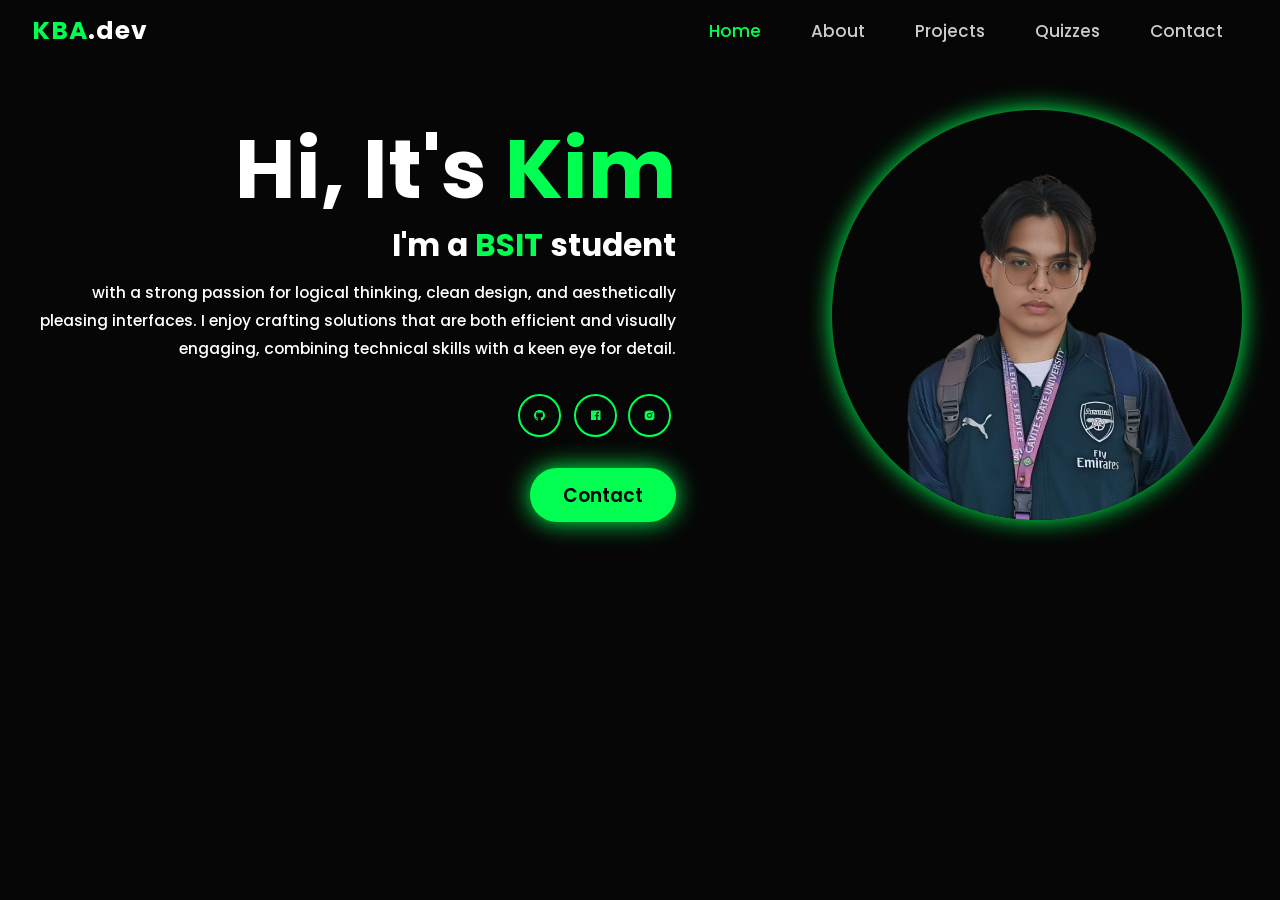
<file: index.html>
<!DOCTYPE html>
<html lang="en">
  <head>
    <meta charset="UTF-8" />
    <meta http-equiv="X-UA-Compatible" content="IE=edge" />
    <meta name="viewport" content="width=device-width, initial-scale=1.0" />
    <title>My Web Portfolio</title>
    <link rel="icon" href="images/logo.png"/>
    <link rel="stylesheet" href="style.css" />
    <link
      rel="stylesheet"
      href="https://unpkg.com/boxicons@latest/css/boxicons.min.css"
    />
    <link rel="stylesheet" href="https://unpkg.com/boxicons@2.1.4/css/boxicons.min.css">
    <link rel="preconnect" href="https://fonts.googleapis.com" />
    <link rel="preconnect" href="https://fonts.gstatic.com" crossorigin />
    <link
      href="https://fonts.googleapis.com/css2?family=Poppins&display=swap"
      rel="stylesheet"
    />
  </head>
  <body>
    <header>
      <a href="#" class="logo"><span>KBA</span>.dev</a>
      <ul class="navlist">
        <li><a href="index.html" class="active">Home</a></li>
        <li><a href="about.html">About</a></li>
        <li><a href="projects.html">Projects</a></li>
        <li><a href="quizzes.html">Quizzes</a></li>
        <li><a href="contact.html">Contact</a></li>
      </ul>
      <div class="bx bx-menu" id="menu-icon"></div>
    </header>

    <!--HOME-->
    <section class="home" id="home">

       <div class="home-content">
        <h1>Hi, It's <span>Kim</span></h1>
        <h3>I'm a <span>BSIT</span> student</h3>
        <p>with a strong passion for logical thinking, clean design, and aesthetically pleasing interfaces. 
          I enjoy crafting solutions that are both efficient and visually engaging, combining technical skills with a keen eye for detail.</p>
          <div class="social-icons">
            <a href="https://github.com/kimbernard" target="_blank">
              <i class="bx bxl-github"></i>
            </a>
            <a href="https://www.facebook.com/itskbb28" target="_blank"">
              <i class='bx bxl-facebook-square'></i>
            <a href="https://www.instagram.com/kb_antonio/" target="_blank">
              <i class="bx bxl-instagram-alt"></i>
            </a> 
       </div>

       <div class="btn-group">
        <a href="contact.html" class="btn">Contact</a>
       </div>

      </div>

      <div class="home-img">
        <img src="images/me-home-img.png" alt="Me">
      </div>
    </section>
    <script type="text/javascript" src="vanilla-tilt.js"></script>
  </body>
</html>
</file>
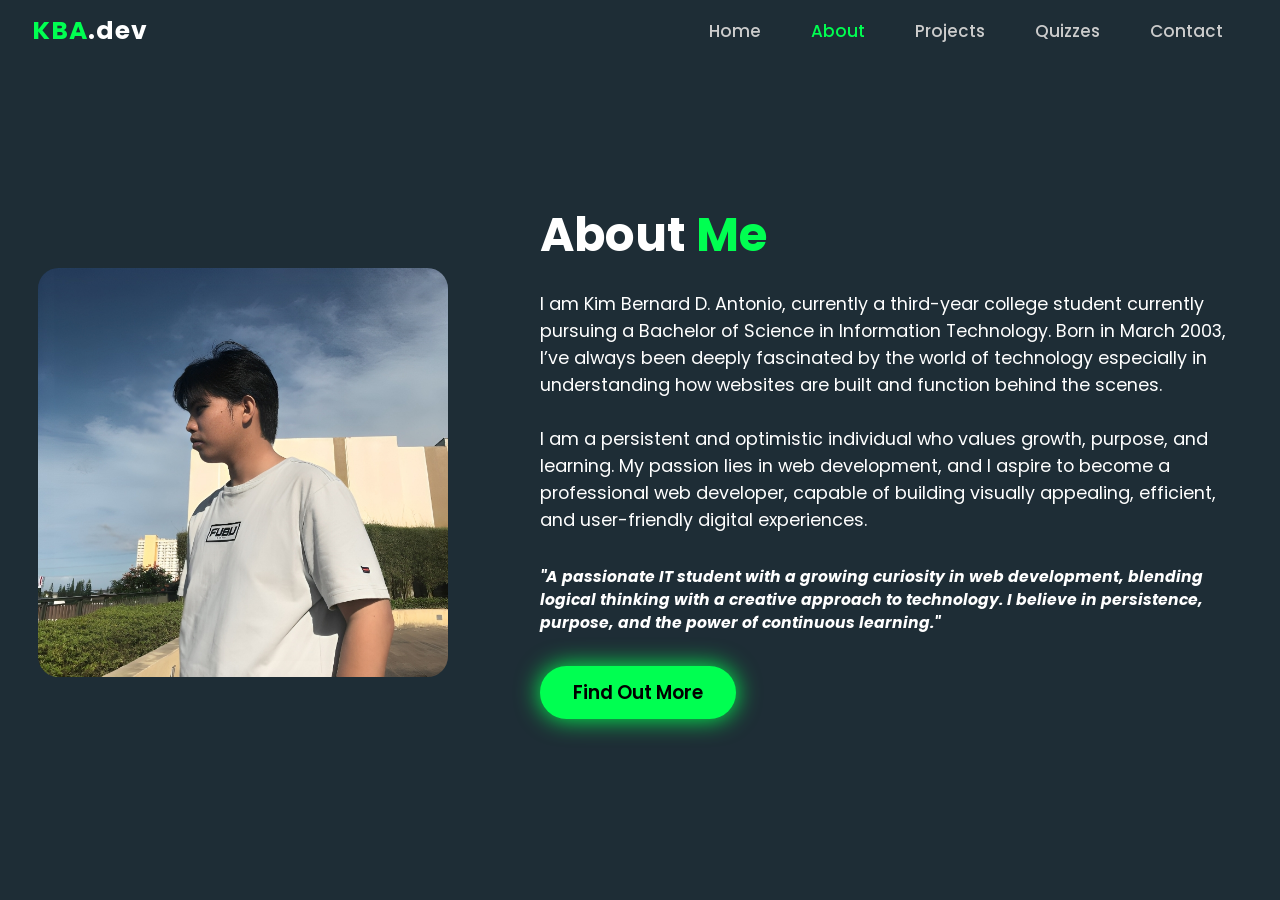
<file: about.html>
<!DOCTYPE html>
<html lang="en">
<head>
    <meta charset="UTF-8">
    <meta name="viewport" content="width=device-width, initial-scale=1.0">
    <title>About</title>
    <link rel="icon" href="images/logo.png"/>
    <link rel="stylesheet" href="style.css" />
    <link
      rel="stylesheet"
      href="https://unpkg.com/boxicons@latest/css/boxicons.min.css"
    />
    <link rel="preconnect" href="https://fonts.googleapis.com" />
    <link rel="preconnect" href="https://fonts.gstatic.com" crossorigin />
    <link
      href="https://fonts.googleapis.com/css2?family=Poppins&display=swap"
      rel="stylesheet"
    />
</head>
<body>
    <header>
        <a href="#" class="logo"><span>KBA</span>.dev</a>
        <ul class="navlist">
          <li><a href="index.html">Home</a></li>
          <li><a href="about.html" class="active">About</a></li>
          <li><a href="projects.html">Projects</a></li>
          <li><a href="quizzes.html">Quizzes</a></li>
          <li><a href="#contact">Contact</a></li>
        </ul>
        <div class="bx bx-menu" id="menu-icon"></div>
      </header>

    <section class="about" id="about">
    <div class="about-img">
        <img src="about/me-about-img.png" alt="me" />
      </div>

      <div class="about-content">
        <h2>About <span>Me</span></h2>
        <p>
          I am Kim Bernard D. Antonio, currently a third-year college student currently pursuing a Bachelor of Science in Information Technology. 
          Born in March 2003, I’ve always been deeply fascinated by the world of technology especially in understanding how websites are built and function behind the scenes.
          <br><br>
          I am a persistent and optimistic individual who values growth, purpose, and learning. My passion lies in web development, 
          and I aspire to become a professional web developer, capable of building visually appealing, efficient, and user-friendly digital experiences.
        </p>
        <br><br>
        <h1><i>"A passionate IT student with a growing curiosity in web development, blending logical thinking with a creative approach to technology. I believe in persistence, purpose, and the power of continuous learning."</i></h1>
        <a href="resume.html" class="btn">Find Out More</a>
      </div>
    </section>
      <script type="text/javascript" src="vanilla-tilt.js"></script>
</body>
</html>
</file>
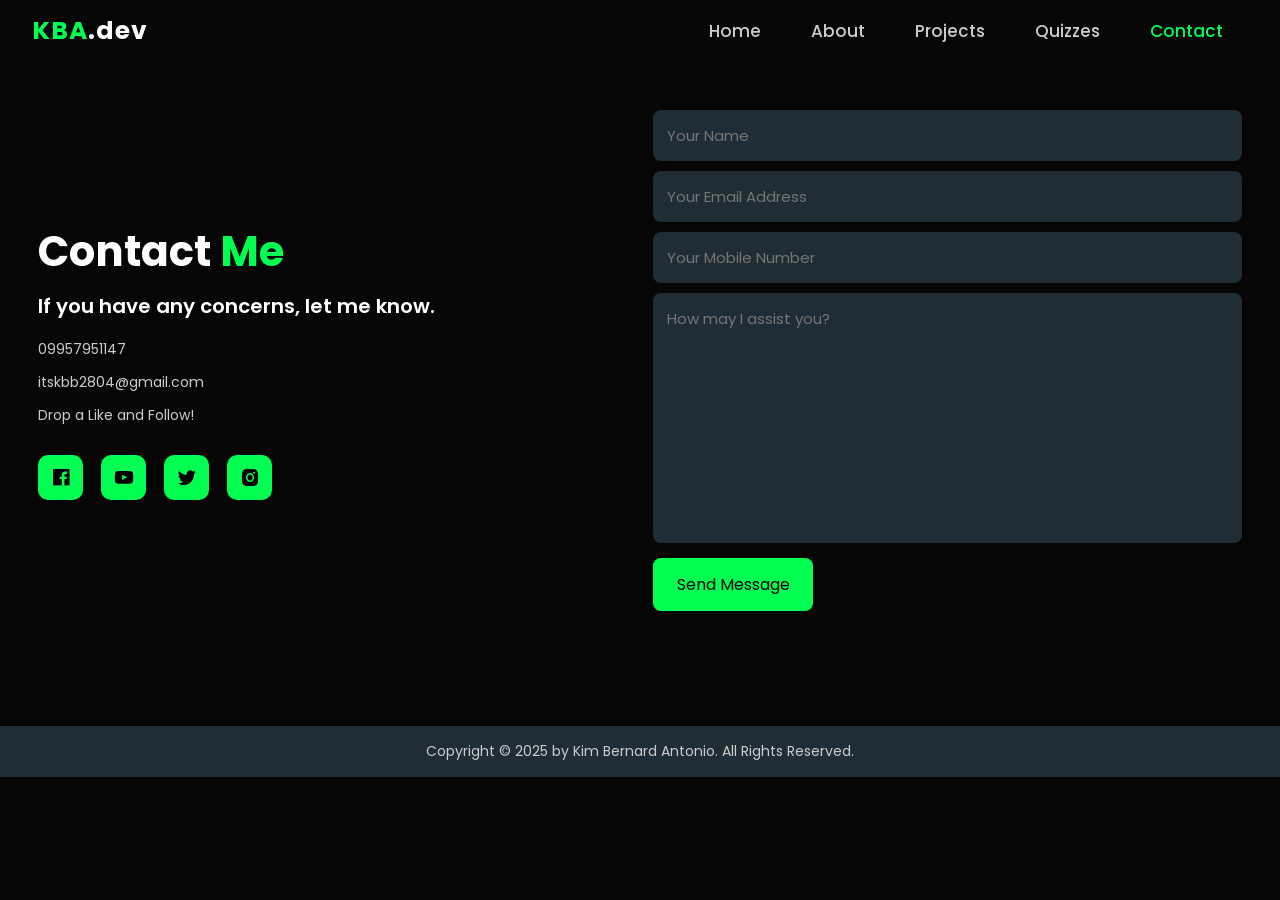
<file: contact.html>
<!DOCTYPE html>
<html lang="en">
<head>
    <meta charset="UTF-8">
    <meta name="viewport" content="width=device-width, initial-scale=1.0">
    <title>Contact</title>
    <link rel="icon" href="images/logo.png"/>
    <link rel="stylesheet" href="style.css" />
    <link
      rel="stylesheet"
      href="https://unpkg.com/boxicons@latest/css/boxicons.min.css"
    />
    <link rel="preconnect" href="https://fonts.googleapis.com" />
    <link rel="preconnect" href="https://fonts.gstatic.com" crossorigin />
    <link
      href="https://fonts.googleapis.com/css2?family=Poppins&display=swap"
      rel="stylesheet"
    />
</head>
<body>
    <header>
        <a href="#" class="logo"><span>KBA</span>.dev</a>
        <ul class="navlist">
          <li><a href="index.html">Home</a></li>
          <li><a href="about.html">About</a></li>
          <li><a href="projects.html">Projects</a></li>
          <li><a href="quizzes.html">Quizzes</a></li>
          <li><a href="contact.html" class="active">Contact</a></li>
        </ul>
        <div class="bx bx-menu" id="menu-icon"></div>
      </header>

      <section class="contact" id="contact">
        <div class="contact-text">
          <h2 style="font-size: 4rem;">Contact <span>Me</span></h2>
          <h4>If you have any concerns, let me know.</h4>
          <div class="list">
            <li><a href="#">09957951147</a></li>
            <li><a href="#">itskbb2804@gmail.com</a></li>
            <li><a href="#">Drop a Like and Follow!</a></li>
          </div>
  
          <div class="contact-icon">
            <a href="https://www.facebook.com/itskbb28" target="_blank"
              ><i class="bx bxl-facebook-square"></i
            ></a>
            <a
              href="https://www.youtube.com/channel/UCw8l51o9AVmVrqdmzfswZFg"
              target="_blank"
              ><i class="bx bxl-youtube"></i
            ></a>
            <a href="https://twitter.com/kimbernarddd" target="_blank"
              ><i class="bx bxl-twitter"></i
            ></a>
            <a href="https://www.instagram.com/kb_antonio/" target="_blank"
              ><i class="bx bxl-instagram-alt"></i
            ></a>
          </div>
        </div>
  
        <div class="contact-form">
          <form action="">
            <input type="name" placeholder="Your Name" required />
            <input type="email" placeholder="Your Email Address" required />
            <input type="" placeholder="Your Mobile Number" required />
            <textarea
              name=""
              id=""
              cols="35"
              rows="10"
              placeholder="How may I assist you?"
              required
            ></textarea>
            <input type="submit" value="Send Message" class="submit" required />
          </form>
        </div>
      </section>
  
      <!--END-->
      <section class="end">
        <div class="last-text">
          <p>Copyright © 2025 by Kim Bernard Antonio. All Rights Reserved.</p>
        </div>
      </section>
      <script type="text/javascript" src="vanilla-tilt.js"></script>
</body>
</html>
</file>
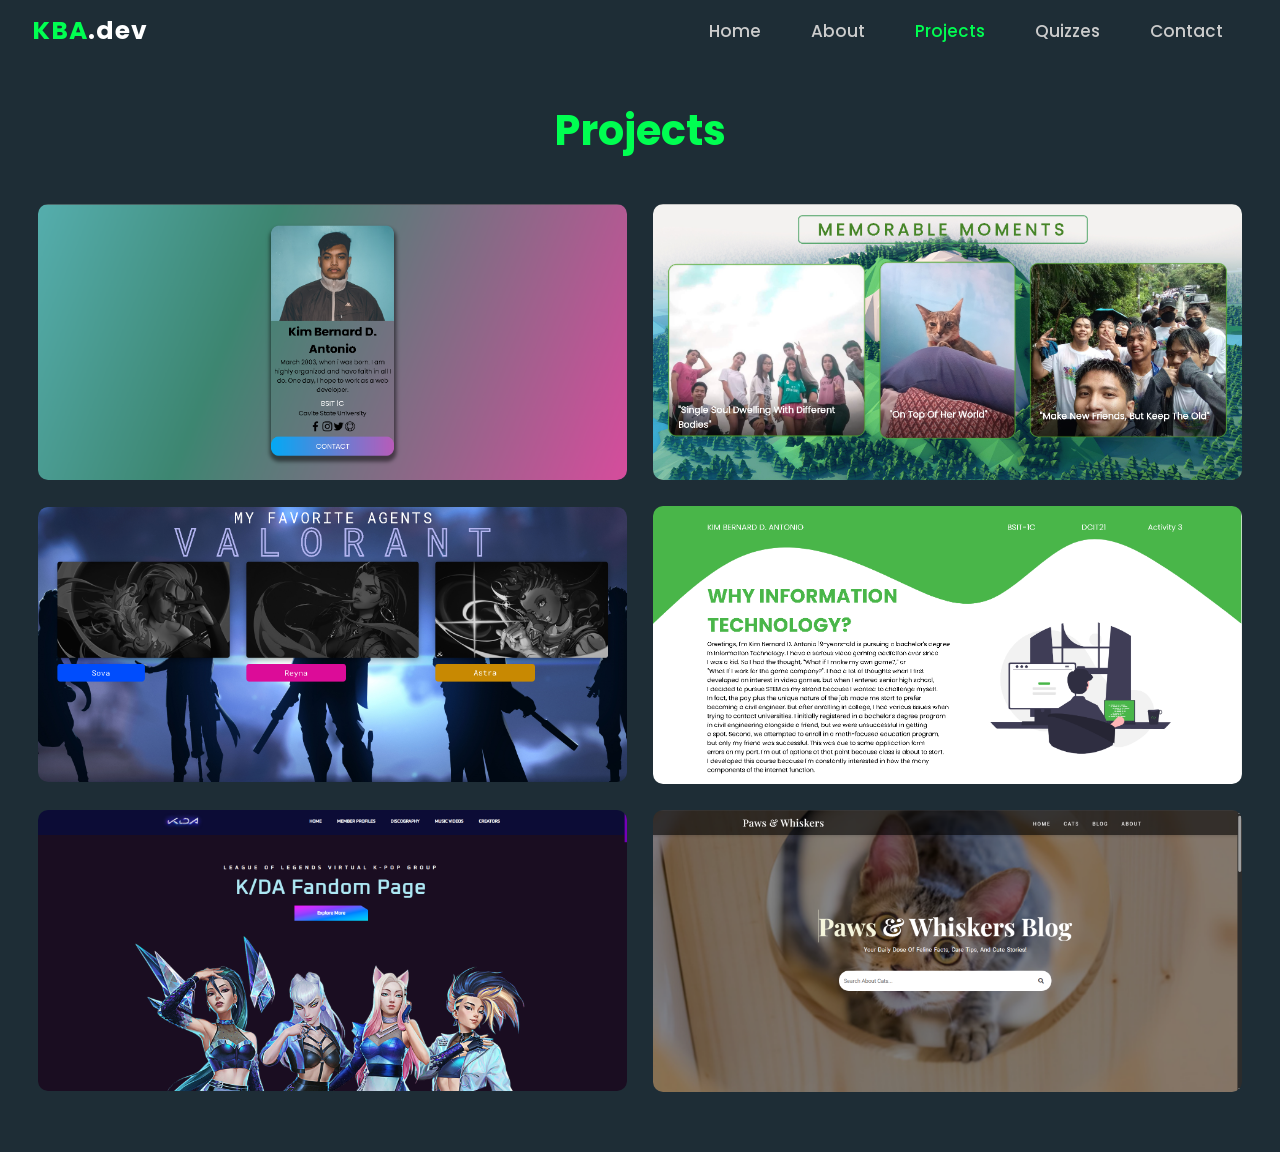
<file: projects.html>
<!DOCTYPE html>
<html lang="en">
<head>
    <meta charset="UTF-8">
    <meta name="viewport" content="width=device-width, initial-scale=1.0">
    <title>Projects</title>
    <link rel="icon" href="images/logo.png"/>
    <link rel="stylesheet" href="style.css" />
    <link
      rel="stylesheet"
      href="https://unpkg.com/boxicons@latest/css/boxicons.min.css"
    />
    <link rel="preconnect" href="https://fonts.googleapis.com" />
    <link rel="preconnect" href="https://fonts.gstatic.com" crossorigin />
    <link
      href="https://fonts.googleapis.com/css2?family=Poppins&display=swap"
      rel="stylesheet"
    />
</head>
<body>
    <header>
        <a href="#" class="logo"><span>KBA</span>.dev</a>
        <ul class="navlist">
          <li><a href="index.html">Home</a></li>
          <li><a href="about.html">About</a></li>
          <li><a href="projects.html" class="active">Projects</a></li>
          <li><a href="quizzes.html">Quizzes</a></li>
          <li><a href="contact.html">Contact</a></li>
        </ul>
        <div class="bx bx-menu" id="menu-icon"></div>
      </header>

      <section class="portfolio" id="portfolio">
        <div class="main-text">
          <h2 style="font-size: 4rem;"><span>Projects</span></h2>
        </div>
  
        <div class="portfolio-content">
          <div class="row">
            <img src="projects/profilecard.png" alt="pfc" />
            <div class="layer">
              <h5>Profile Card</h5>
              <p>
                This activity is part of our introduction to computing course. I
                developed this style and these principles because I also enjoy
                brightly colored design, but I've come to know that simplicity is
                often more attractive.
              </p>
            </div>
          </div>
  
          <div class="row">
            <img src="projects/desc.png" alt="desc" />
            <div class="layer">
              <h5>Photo Description</h5>
              <p>
                When you hover over the image, the description for this particular
                photo will appear. I developed this concept in an effort to better
                integrate the background or theme of my images.
              </p>
            </div>
          </div>
  
          <div class="row">
            <img src="projects/skill.png" alt="sb" />
            <div class="layer">
              <h5>Skill Bar</h5>
              <p>
                This project of mine is one of my favorites since I believe it
                shows some improvement in my designing abilities, but I'm also
                quite happy with the great grade I received. When you hover over
                an agent's name, their statistics are displayed.
              </p>
            </div>
          </div>
  
          <div class="row">
            <img src="projects/webpage.png" alt="web" />
            <div class="layer">
              <h5>Basic Web Page</h5>
              <p>
                This project is the first thing we have ever created, and I came
                up with this theme and design since I believe it to be less simple
                but that it still needs some elements.
              </p>
            </div>
          </div>

          <div class="row">
            <img src="projects/fandompage.png" alt="web" />
            <div class="layer">
              <h5>Fandom Page</h5>
              <p>
                This project was created as part of my exploration into blending web design with fandom culture. 
                I chose K/DA for its unique mix of music, gaming, and style. 
                Through this design, I aimed to capture the group's futuristic and vibrant aesthetic while keeping the layout simple and engaging for fans.
              </p>
            </div>
          </div>

          <div class="row">
            <img src="projects/blogsite.png" alt="web" />
            <div class="layer">
              <h5>Blogsite</h5>
              <p>
                This blog was created as a space to share my love for cats and web design. 
                It reflects my passion for building clean and visually engaging websites while celebrating the charm and curiosity of our feline friends. 
                Through this, I’ve learned that even the simplest designs can leave a lasting impression.
              </p>
            </div>
          </div>
        </div>
        </div>
      </section>
    <script type="text/javascript" src="vanilla-tilt.js"></script>
</body>
</html>
</file>
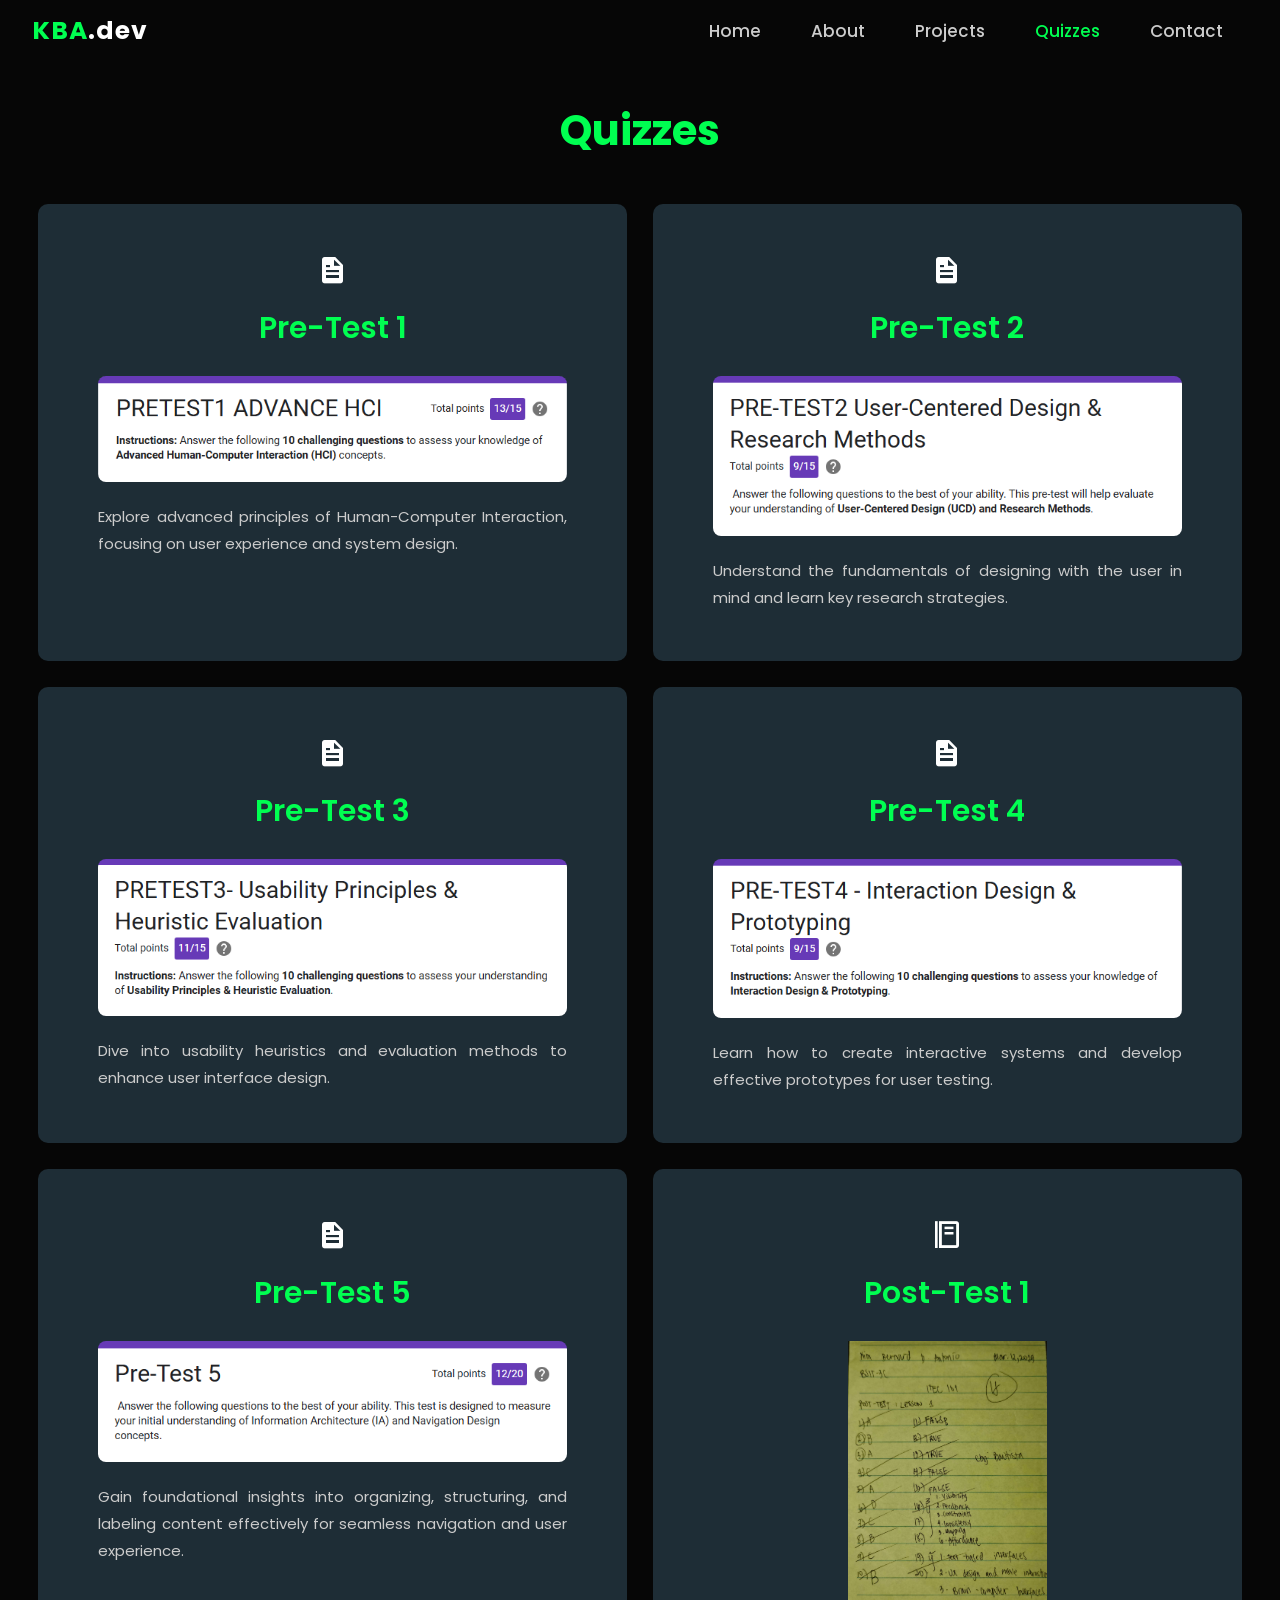
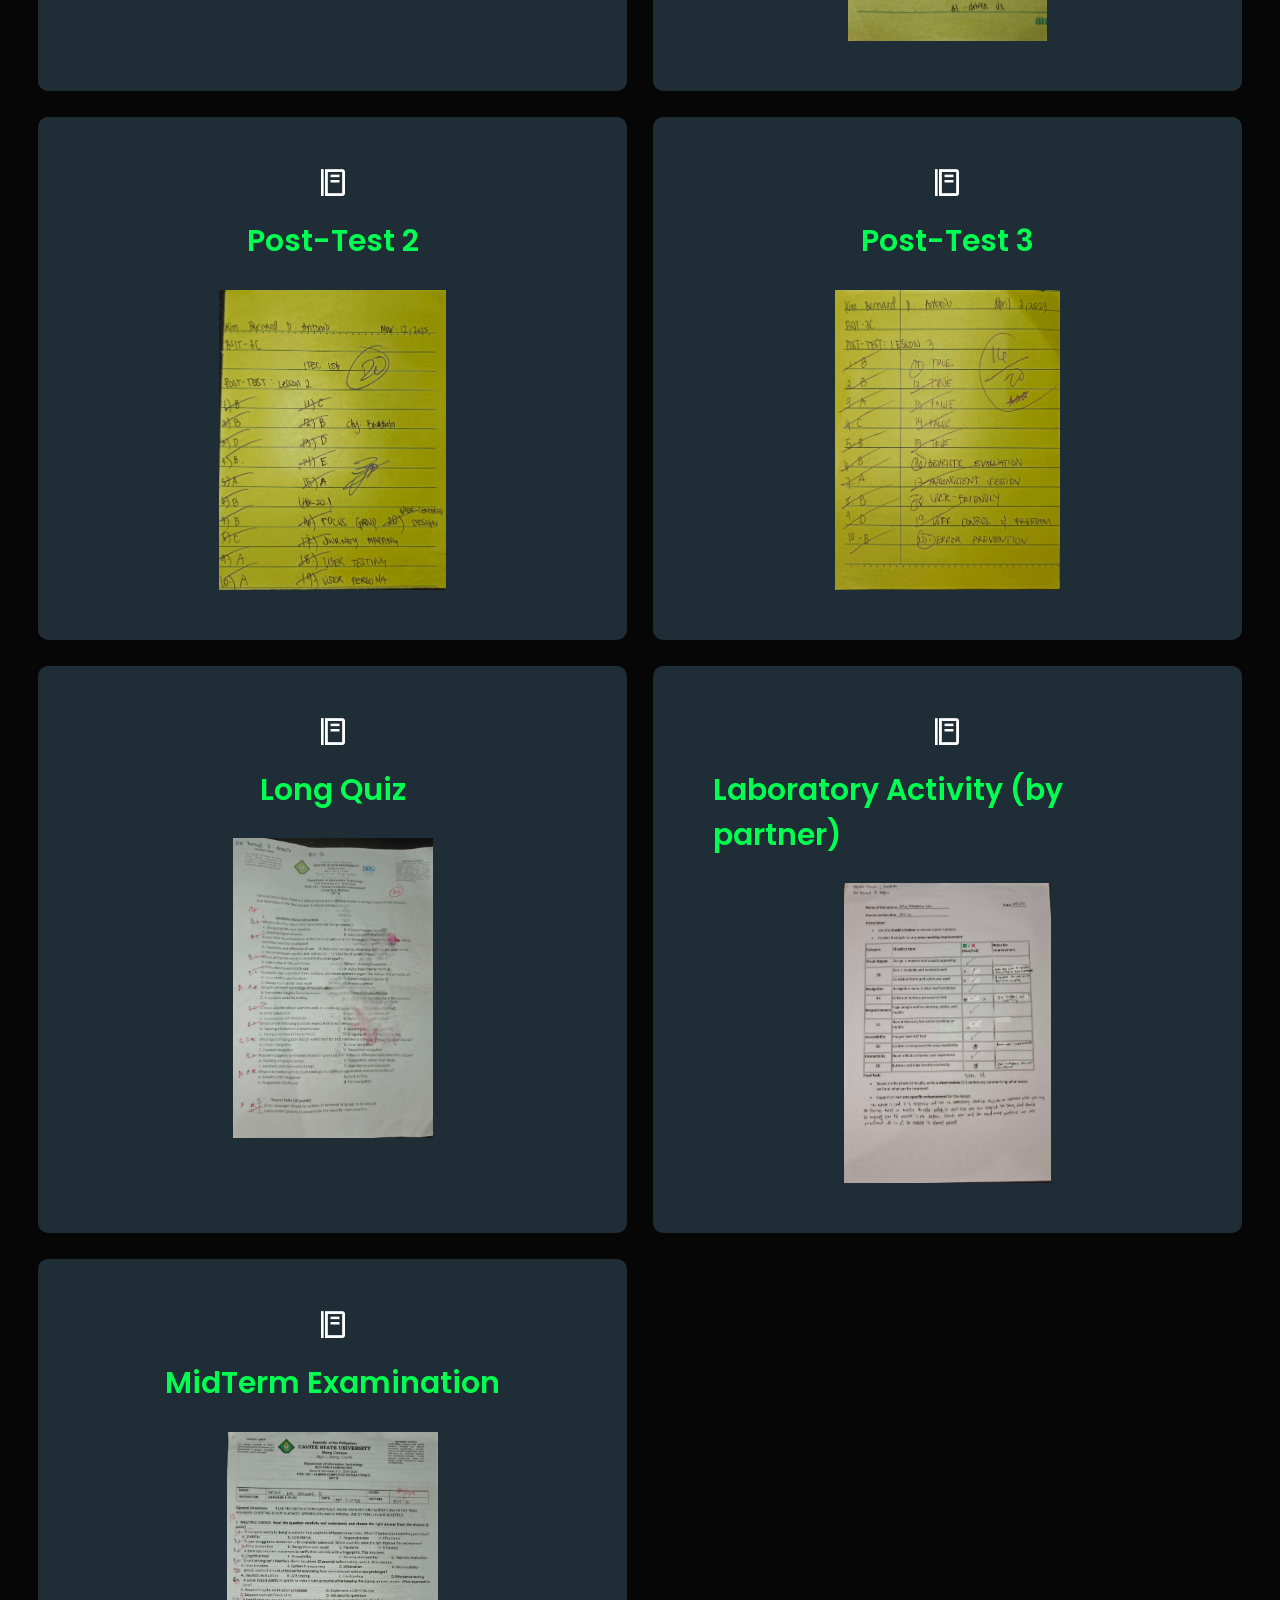
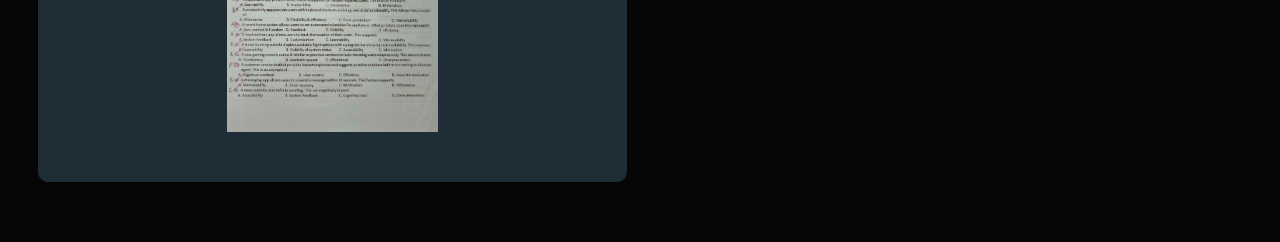
<file: quizzes.html>
<!DOCTYPE html>
<html lang="en">
<head>
    <meta charset="UTF-8">
    <meta name="viewport" content="width=device-width, initial-scale=1.0">
    <title>Quizzes</title>
    <link rel="icon" href="images/logo.png"/>
    <link rel="stylesheet" href="style.css" />
    <link
      rel="stylesheet"
      href="https://unpkg.com/boxicons@latest/css/boxicons.min.css"
    />
    <link rel="preconnect" href="https://fonts.googleapis.com" />
    <link rel="preconnect" href="https://fonts.gstatic.com" crossorigin />
    <link
      href="https://fonts.googleapis.com/css2?family=Poppins&display=swap"
      rel="stylesheet"
    />
</head>
<body>
    <header>
        <a href="#" class="logo"><span>KBA</span>.dev</a>
        <ul class="navlist">
          <li><a href="index.html">Home</a></li>
          <li><a href="about.html">About</a></li>
          <li><a href="projects.html">Projects</a></li>
          <li><a href="quizzes.html" class="active">Quizzes</a></li>
          <li><a href="contact.html">Contact</a></li>
        </ul>
        <div class="bx bx-menu" id="menu-icon"></div>
      </header>

      <section class="skills" id="skills">
        <div class="main-text">
          <h2 style="font-size: 4rem;"><span>Quizzes</span></h2>
        </div>
        <div class="skills-content">
          <div class="box">
            <div class="s-icons">
              <i class='bx bxs-file' ></i>
            </div>
            <h3>Pre-Test 1</h3>
            <img src="quizzes/PreTest1.png" alt="pretest1">
            <p>
              Explore advanced principles of Human-Computer Interaction, focusing on user experience and system design.
            </p>
          </div>
          <div class="box">
            <div class="s-icons">
              <i class='bx bxs-file' ></i>
            </div>
            <h3>Pre-Test 2</h3>
            <img src="quizzes/PreTest2.png" alt="pretest2">
            <p>
              Understand the fundamentals of designing with the user in mind and learn key research strategies.
            </p>
          </div>
          <div class="box">
            <div class="s-icons">
              <i class='bx bxs-file' ></i>
            </div>
            <h3>Pre-Test 3</h3>
            <img src="quizzes/PreTest3.png" alt="pretest3">
            <p>
              Dive into usability heuristics and evaluation methods to enhance user interface design.
            </p>
          </div>
          <div class="box">
            <div class="s-icons">
              <i class='bx bxs-file' ></i>
            </div>
            <h3>Pre-Test 4</h3>
            <img src="quizzes/PreTest4.png" alt="pretest4">
            <p>
              Learn how to create interactive systems and develop effective prototypes for user testing.
            </p>
          </div>
          <div class="box">
            <div class="s-icons">
              <i class='bx bxs-file' ></i>
            </div>
            <h3>Pre-Test 5</h3>
            <img src="quizzes/PreTest5.png" alt="pretest5">
            <p>
              Gain foundational insights into organizing, structuring, and labeling content effectively for seamless navigation and user experience.
            </p>
          </div>
          <div class="box">
            <div class="s-icons">
              <i class='bx bx-food-menu' ></i>
            </div>
            <h3>Post-Test 1</h3>
            <img src="quizzes/PostTest1.jpg" alt="posttest1">
          </div>
          <div class="box">
            <div class="s-icons">
              <i class='bx bx-food-menu' ></i>
            </div>
            <h3>Post-Test 2</h3>
            <img src="quizzes/PostTest2.jpg" alt="posttest2">
          </div>
          <div class="box">
            <div class="s-icons">
              <i class='bx bx-food-menu' ></i>
            </div>
            <h3>Post-Test 3</h3>
            <img src="quizzes/PostTest3.jpg" alt="posttest3">
          </div>
          <div class="box">
            <div class="s-icons">
              <i class='bx bx-food-menu' ></i>
            </div>
            <h3>Long Quiz</h3>
            <img src="quizzes/LongQuiz.jpg" alt="longquiz">
          </div>
          <div class="box">
            <div class="s-icons">
              <i class='bx bx-food-menu' ></i>
            </div>
            <h3>Laboratory Activity (by partner)</h3>
            <img src="quizzes/LabAct.jpg" alt="labact">
          </div>
          <div class="box">
            <div class="s-icons">
              <i class='bx bx-food-menu' ></i>
            </div>
            <h3>MidTerm Examination</h3>
            <img src="quizzes/MidTermExam.jpg" alt="midtermexam">
          </div>
        </div>
      </section>
      <script type="text/javascript" src="vanilla-tilt.js"></script>
      <script>
        const images = document.querySelectorAll('.box img');
      
        images.forEach(img => {
          img.addEventListener('click', () => {
            const isZoomed = img.classList.contains('zoomed');
            document.body.classList.toggle('no-scroll', !isZoomed);
            img.classList.toggle('zoomed');
          });
        });
      </script>
</body>
</html>
</file>
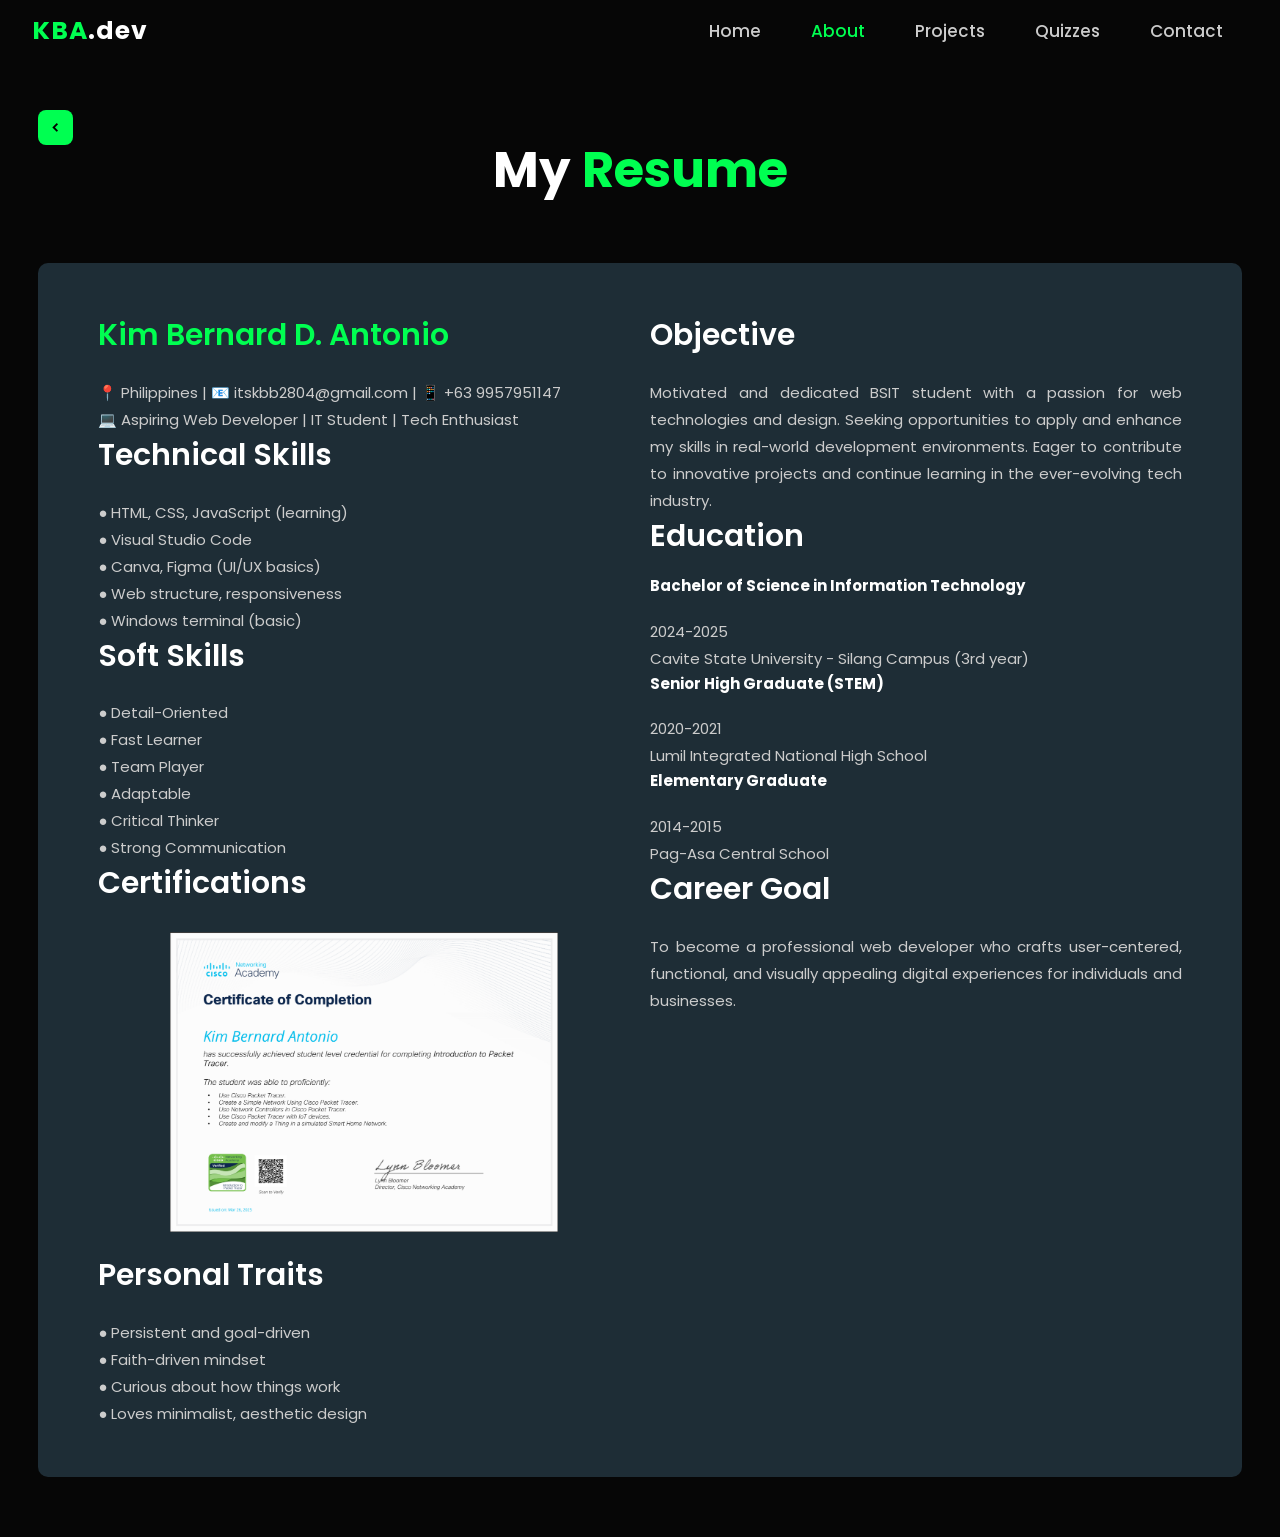
<file: resume.html>
<!DOCTYPE html>
<html lang="en">
<head>
    <meta charset="UTF-8">
    <meta name="viewport" content="width=device-width, initial-scale=1.0">
    <title>Resume</title>
    <link rel="icon" href="images/logo.png"/>
    <link rel="stylesheet" href="style.css" />
    <link
      rel="stylesheet"
      href="https://unpkg.com/boxicons@latest/css/boxicons.min.css"
    />
    <link rel="preconnect" href="https://fonts.googleapis.com" />
    <link rel="preconnect" href="https://fonts.gstatic.com" crossorigin />
    <link
      href="https://fonts.googleapis.com/css2?family=Poppins&display=swap"
      rel="stylesheet"
    />
</head>
<body>
    <header>
        <a href="#" class="logo"><span>KBA</span>.dev</a>
        <ul class="navlist">
          <li><a href="index.html">Home</a></li>
          <li><a href="about.html" class="active">About</a></li>
          <li><a href="projects.html">Projects</a></li>
          <li><a href="quizzes.html">Quizzes</a></li>
          <li><a href="#contact">Contact</a></li>
        </ul>
        <div class="bx bx-menu" id="menu-icon"></div>
      </header>
      
      <section class="skills" id="skills">
        <div class="top">
          <a href="about.html"><i class="bx bxs-chevron-left" style="color:black"></i></a>
        </div>
        <div class="main-text">
          <h2 style="font-size: 50px;">My <span>Resume</span></h2> <br>
        </div>
        <div class="skills-content">
          <div class="box">
            <div class="resume-columns">
              <!-- LEFT COLUMN -->
              <div class="left-column">
                <h3>Kim Bernard D. Antonio</h3>
                <p>
                  📍 Philippines | 📧 itskbb2804@gmail.com | 📱 +63 9957951147 <br>
                  💻 Aspiring Web Developer | IT Student | Tech Enthusiast
                </p>
      
                <h3 style="color: white;">Technical Skills</h3>
                <p>
                  ● HTML, CSS, JavaScript (learning) <br>
                  ● Visual Studio Code <br>
                  ● Canva, Figma (UI/UX basics) <br>
                  ● Web structure, responsiveness <br>
                  ● Windows terminal (basic)
                </p>
      
                <h3 style="color: white;">Soft Skills</h3>
                <p>
                  ● Detail-Oriented <br>
                  ● Fast Learner <br>
                  ● Team Player <br>
                  ● Adaptable <br>
                  ● Critical Thinker <br>
                  ● Strong Communication
                </p>
      
                <h3 style="color: white;">Certifications</h3>
                <img id="certImage" src="about/certificate.png" alt="Certificate" width="60%" style="cursor: pointer;"> 
                  <img class="modal-content" id="modalImg">
                <h3 style="color: white;">Personal Traits</h3>
                <p>
                  ● Persistent and goal-driven <br>
                  ● Faith-driven mindset <br>
                  ● Curious about how things work <br>
                  ● Loves minimalist, aesthetic design
                </p>
              </div>
      
              <!-- RIGHT COLUMN -->
              <div class="right-column">
                <h3 style="color: white;">Objective</h3>
                <p>
                  Motivated and dedicated BSIT student with a passion for web technologies and design. 
                  Seeking opportunities to apply and enhance my skills in real-world development environments. 
                  Eager to contribute to innovative projects and continue learning in the ever-evolving tech industry.
                </p>
      
                <h3 style="color: white;">Education</h3>
                <h1>Bachelor of Science in Information Technology</h1>
                <p>2024-2025 <br>
                  Cavite State University - Silang Campus (3rd year)</p>
      
                <h1>Senior High Graduate (STEM)</h1>
                <p>2020-2021 <br>
                  Lumil Integrated National High School</p>
      
                <h1>Elementary Graduate</h1>
                <p>2014-2015 <br>
                  Pag-Asa Central School</p>
      
                <h3 style="color: white;">Career Goal</h3>
                <p>
                  To become a professional web developer who crafts user-centered, functional, and visually appealing digital experiences for individuals and businesses.
                </p>
              </div>
            </div>
          </div>
        </div>
        <script>
          const certImg = document.getElementById("certImage");
        
          certImg.addEventListener("click", () => {
            certImg.classList.toggle("zoomed");
          });
        
          // Optional: close zoom if clicked anywhere else
          document.addEventListener("click", (e) => {
            if (e.target !== certImg && certImg.classList.contains("zoomed")) {
              certImg.classList.remove("zoomed");
            }
          });
        </script>
          <script type="text/javascript" src="vanilla-tilt.js"></script>
</body>
</html>
</file>
<file: style.css>
* {
  margin: 0;
  padding: 0;
  font-family: "Poppins", sans-serif;
  box-sizing: border-box;
  text-decoration: none;
  list-style: none;
  scroll-behavior: smooth;
}

html {
  font-size: 65%;
  overflow-x: hidden;
}

:root {
  --bg-color: #060606;
  --second-bg-color: #1e2d36;
  --text-color: #fff;
  --second-color: #ccc;
  --main-color: #00ff51;
  --big-font: 5rem;
  --h2-font: 3rem;
  --p-font: 1.1rem;
}
body {
  background: var(--bg-color);
  color: var(--text-color);
}

/*HOME*/
header {
  position: fixed;
  width: 100%;
  top: 0;
  right: 0;
  z-index: 1000;
  display: flex;
  align-items: center;
  justify-content: space-between;
  background: transparent;
  padding: 22px 15%;
  border-bottom: 1px solid transparent;
  transition: all 0.45s ease;
}
.logo {
  color: var(--text-color);
  font-size: 25px;
  font-weight: 700;
  letter-spacing: 1px;
}
span {
  color: var(--main-color);
}
.navlist {
  display: flex;
}
.navlist a {
  color: var(--second-color);
  font-size: 17px;
  font-weight: 500;
  margin: 0 25px;
  transition: all 0.45s ease;
}
.navlist a:hover {
  color: var(--main-color);
}
.navlist a.active {
  color: var(--main-color);
}
#menu-icon {
  font-size: 35px;
  color: var(--text-color);
  z-index: 10001;
  cursor: pointer;
  margin-left: 25px;
  display: none;
}
section {
  padding: 160px 15% 120px;
}

.home {
  position: relative;
  display: flex;
  align-items: center;
  justify-content: center;
  gap: 15rem;
  overflow: hidden;
  z-index: 1;
}

.home-content {
  display: flex;
  flex-direction: column;
  align-items: flex-end;
  text-align: right;
}

.home-content h1 {
  font-size: 8rem;
  font-weight: 700;
  margin-top: 1.5rem;
  line-height: 1;
}

.home-content h3 {
  font-size: 3rem;
  margin: 1rem 0;
}

.home-content p {
  font-size: 1.5rem;
  font-weight: 500;
  line-height: 1.8;
}

.home-img img {
  width: 32vw;
  border-radius: 50%;
  box-shadow: 0 0 25px var(--main-color);
  transition: 0.4s ease-in-out;
}

.home-img img:hover {
  box-shadow: 0 0 25px var(--main-color),
              0 0 50px var(--main-color),
              0 0 100px var(--main-color);
}

.social-icons a {
  display: inline-flex;
  justify-content: center;
  align-items: center;
  font-size: 13px;
  padding: 13px;
  background: transparent;
  border: 2px solid var(--main-color);
  border-radius: 50%;
  color: var(--main-color);
  margin: 3rem 0.5rem;
  transition: 0.3s ease;
}

.social-icons a:hover {
  color: var(--text-color);
  background-color: var(--main-color);
  transform: scale(1.2)translateY(-5px);
  box-shadow: 0 0 25px var(--main-color);
}

.btn-group {
  display: flex;
  gap: 1.5rem;
}

.btn {
  display: inline-block;
  padding: 1rem 3rem;
  background: var(--main-color);
  box-shadow: 0 0 25px var(--main-color);
  border-radius: 3rem;
  font-size: 1.8rem;
  color: black;
  border: 2px solid transparent;
  font-weight: 600;
  transition: 0.3s ease-in-out;
}

.btn:hover {
  transform: scale(1.05s);
  box-shadow: 0 0 25px var(--main-color),
              0 0 50px var(--main-color);
}

.btn-group a:nth-of-type(2) {
  background-color: black;
  color: var(--main-color);
  border: 2px solid var(--main-color);
  box-shadow: 0 0 25px transparent;
}

.btn-group a:nth-of-type(2):hover {
  box-shadow: 0 0 25px var(--main-color);
  background-color: var(--main-color);
}


.it {
  color: var(--text-color);
}

header.sticky {
  background: var(--second-bg-color);
  border-bottom: 10px solid #ffffff1a;
  padding: 12px 15%;
}

/*ABOUT ME*/
.about {
  display: flex;
  justify-content: center;
  align-items: center;
  gap: 8.8rem;
  overflow: hidden;
  min-height: 100vh;
  width: 100%;
  background-color: var(--second-bg-color);
}

.about-img img {
  width: 32vw;
  border-radius: 5%;
}

.about-content h2 {
  margin-bottom: 2rem;
  font-size: 4.5rem;
  text-align: left;
}

.about-content p {
  font-size: 1.7rem;
}

.about-content .btn {
  margin: 3rem 0;
}


/*SKILLS*/
.skills {
  background: var(--bg-color);
}
.main-text {
  text-align: center;
}
.main-text p {
  color: var(--second-color);
  font-size: 15px;
  margin-bottom: 15px;
}
.main-text h2 {
  font-size: var(--h2-font);
  line-height: 1;
}
.skills-content {
  display: grid;
  grid-template-columns: repeat(auto-fit, minmax(500px, 1fr)); /* increase min size */
  align-items: stretch; /* make all boxes same height */
  gap: 2.5rem;
  margin-top: 5rem;
}

.box {
  background: var(--second-bg-color);
  padding: 50px 60px; /* slightly bigger padding */
  border-radius: 10px;
  transition: all 0.45s ease;
  display: flex;
  flex-direction: column;
  align-items: center;
  justify-content: start; /* you can adjust if you want center */
  min-height: 450px; /* set a minimum height to standardize */
}

.box img {
  width: 100%;
  height: auto; /* Let it adjust naturally */
  max-height: 300px; /* Limit height if needed */
  object-fit: contain; /* No stretching */
  margin-top: 1rem;
  border-radius: 8px;
  cursor: pointer;
  transition: transform 0.3s ease; /* smooth transition */
}

.box img.zoomed {
  position: fixed;
  top: 53%;
  left: 50%;
  transform: translate(-50%, -50%) scale(1);
  max-width: 90vw;
  max-height: 90vh;
  width: auto;
  height: auto;
  z-index: 999;
  box-shadow: 0 0 20px rgba(0, 0, 0, 0.5);
  background: white;
  padding: 1rem;
  border-radius: 10px;
}

.resume-columns {
  display: flex;
  flex-wrap: wrap;
  gap: 2rem;
}

.left-column,
.right-column {
  flex: 1 1 48%;
}
.s-icons i {
  font-size: 32px;
  margin-bottom: 20px;
}
.box h1 {
  font-size: 15px;
}
.box h3 {
  font-size: 30px;
  font-weight: 600;
  color: var(--main-color);
  margin-bottom: 15px;
}
.box p {
  color: var(--second-color);
  font-size: 15px;
  line-height: 1.8;
  margin-top: 2rem;
  text-align: justify;
}
.read {
  display: inline-block;
  padding: 8px 18px;
  background: #333333;
  color: var(--second-color);
  font-size: 14px;
  font-weight: 500;
  border-radius: 8px;
  transition: all 0.45s ease;
}
.read:hover {
  letter-spacing: 1px;
  background: #ffffff99;
  color: var(--text-color);
}

/*PORTFOLIO*/
.portfolio {
  background: var(--second-bg-color);
}
.portfolio-content {
  display: grid;
  grid-template-columns: repeat(auto-fit, minmax(450px, auto));
  align-items: center;
  gap: 2.5rem;
  margin-top: 5rem;
}
.row {
  position: relative;
  overflow: hidden;
  border-radius: 10px;
  cursor: pointer;
}
.row img {
  width: 100%;
  border-radius: 8px;
  display: block;
  transition: transform 0.5s;
}
.layer {
  width: 100%;
  height: 0;
  background: linear-gradient(rgba(0, 0, 0, 0.5), #1e2d36);
  position: absolute;
  border-radius: 8px;
  left: 0;
  bottom: 0;
  overflow: hidden;
  display: flex;
  align-items: center;
  justify-content: center;
  text-align: center;
  padding: 0 40px;
  transition: height 0.5s;
  flex-direction: column;
}
.layer h5 {
  color: var(--main-color);
  font-size: 25px;
  font-weight: 600;
  margin-bottom: 15px;
}
.layer p {
  color: var(--second-color);
  font-size: 15px;
  line-height: 1.8;
  text-align: justify;
}
.row:hover img {
  transform: scale(1.1);
}
.row:hover .layer {
  height: 100%;
}

::-webkit-scrollbar {
  width: 10px;
}

::-webkit-scrollbar-thumb {
  background-color: var(--main-color);
}

::-webkit-scrollbar-track{
  background-color: var(--bg-color);
}

/*CONTACT*/
.contact {
  background: var(--bg-color);
  display: grid;
  grid-template-columns: repeat(2, 1fr);
  align-items: center;
  gap: 2.5rem;
}
.contact-text h4 {
  color: var(--text-color);
  margin: 18px 0;
  font-size: 20px;
  font-weight: 600;
}
.contact-text h2 {
  font-size: var(--h2-font);
  line-height: 1;
}
.contact-text p {
  color: var(--second-color);
  font-size: var(--p-font);
  line-height: 1.8;
  margin-bottom: 30px;
}
.list {
  margin-bottom: 2.8rem;
}
.list li {
  margin-bottom: 12px;
}
.list li a {
  display: block;
  color: var(--second-color);
  font-size: 14px;
  transition: all 0.45s ease;
}
.list li a:hover {
  color: var(--text-color);
  transform: translateX(5px);
}
.contact-icon i {
  height: 45px;
  width: 45px;
  background: var(--main-color);
  color: black;
  font-size: 22px;
  display: inline-flex;
  align-items: center;
  justify-content: center;
  border-radius: 10px;
  margin-right: 15px;
  transition: all 0.45s ease;
}
.contact-icon i:hover {
  background: var(--text-color);
  color: var(--main-color);
}
.contact-form form {
  position: relative;
}
.contact-form form input,
form textarea {
  width: 100%;
  padding: 14px;
  background: var(--second-bg-color);
  color: var(--text-color);
  border: none;
  outline: none;
  font-size: 15px;
  border-radius: 8px;
  margin-bottom: 10px;
}
.contact-form textarea {
  resize: none;
  height: 250px;
}
.contact-form .submit {
  display: inline-block;
  font-size: 16px;
  background: var(--main-color);
  color: black;
  width: 160px;
  transition: all 0.45s ease;
}
.contact-form .submit:hover {
  transform: scale(1.1);
  cursor: pointer;
}

.end {
  padding: 20px 15%;
  margin-top: 3.5%;
  display: flex;
  justify-content: center;
  text-align: center;
  gap: 2rem;
  background: var(--second-bg-color);
}
.last-text p {
  color: var(--second-color);
  font-size: 14px;
}
.top i {
  padding: 10px;
  border-radius: 8px;
  font-size: 15px;
  color: var(--text-color);
  background: var(--main-color);
}

@media (max-width: 1480px) {
  header {
    padding: 12px 2.5%;
    transition: 0.1s;
  }
  header.sticky {
    padding: 10px 2.5%;
    transition: 0.1s;
  }
  section {
    padding: 110px 3% 60px;
  }
  .end {
    padding: 15px 3%;
  }
}

@media (max-width: 1100px) {
  :root {
    --big-font: 4rem;
    --h2-font: 2, 5rem;
    --p-font: 1rem;
    transition: 0.1s;
  }
  .home-text h3 {
    font-size: 2.5rem;
  }
  .home {
    flex-direction: column-reverse;
    margin: 5rem 0;
    gap: 5rem;
  }
  .home-content {
    align-items: center;
    text-align: center;
  }
  .home-img img {
    width: 52vw;
  }
  .about {
    flex-direction: column-reverse;
    text-align: center;
  }
  .about h2 {
    text-align: center;
    margin: 2rem 0;
  }
  .about img {
    width: 52vw;
  }
}

@media (max-width: 920px) {
  .about {
    grid-template-columns: 1fr;
  }
  .about-img {
    text-align: center;
    order: 2;
  }
  .about-img img {
    width: 100%;
    height: auto;
    max-width: 100%;
  }
  .contact {
    grid-template-columns: 1fr;
  }
}

@media (max-width: 840px) {
  #menu-icon {
    display: block;
  }
  .navlist {
    position: absolute;
    top: -1000px;
    right: 0;
    left: 0;
    display: flex;
    flex-direction: column;
    background: var(--bg-color);
    text-align: left;
    transition: all 0.45s ease;
  }
  .navlist a {
    display: block;
    margin: 17px;
    font-size: 20px;
    transition: all 0.45s ease;
    color: var(--text-color);
  }
  .navlist a:hover {
    color: var(--main-color);
  }
  .navlist a.active {
    color: var(--text-color);
  }
  .navlist.open {
    top: 100%;
  }
}
</file>
